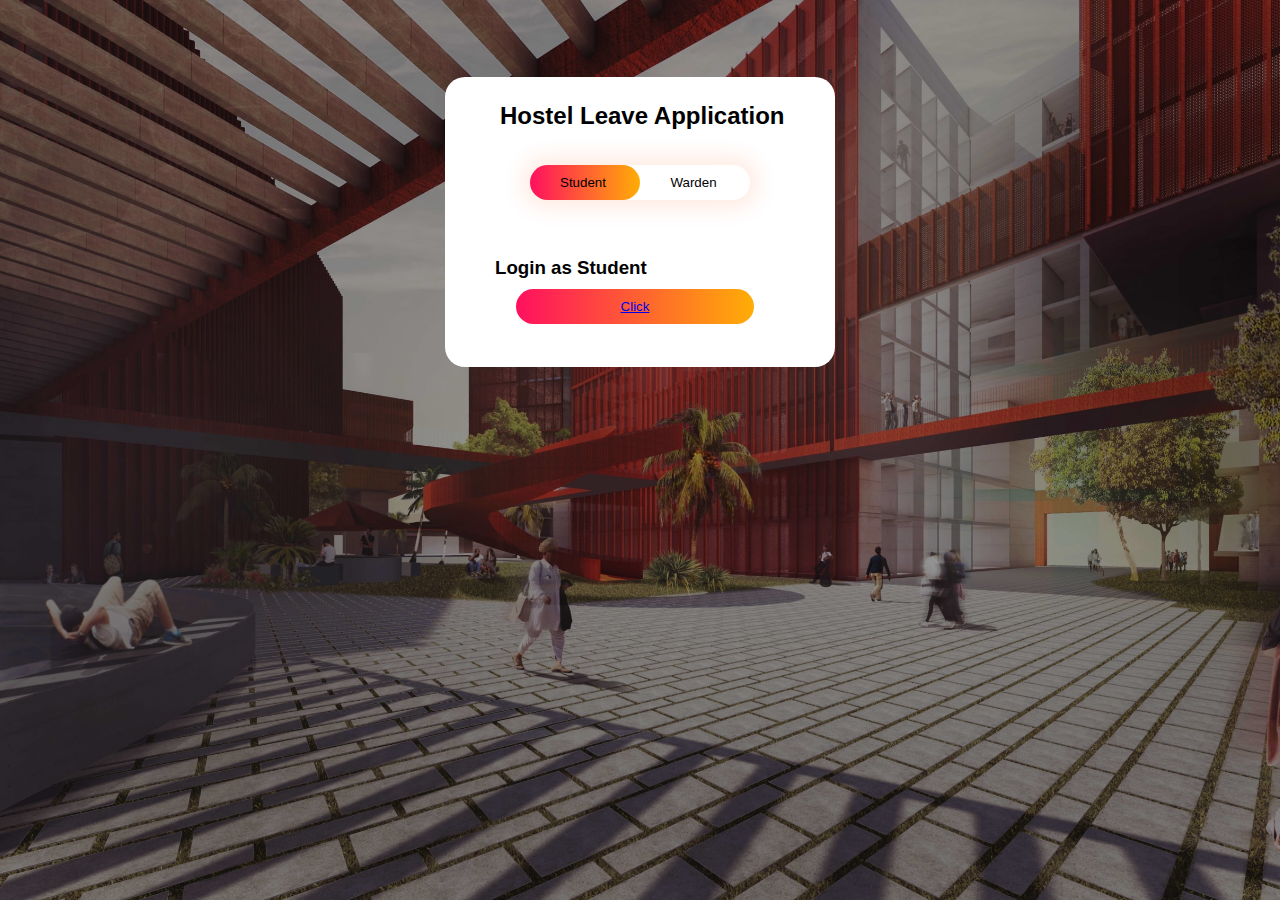
<file: index.html>
<!DOCTYPE html>
<html lang="en"> 
<head>
    <meta charset="UTF-8">
    <meta http-equiv="X-UA-Compatible" content="IE=edge">
    <meta name="viewport" content="width=device-width, initial-scale=1.0">
    <title>Leave Application Portal</title>
    <link rel="stylesheet" href="https://cdnjs.cloudflare.com/ajax/libs/font-awesome/4.7.0/css/font-awesome.min.css">
    <link rel="stylesheet" href="./index.css">
</head>
<body>
     <div class="bro">
         <div class="form-box">
          
          <div class="hla">
              <h2>Hostel Leave Application</h2>
          </div>
          
            <div class="button-box">
          <div id="btn"></div>
              <button type="button" class="toggle-btn" onclick="login()">Student</button>
              <button type="button" class="toggle-btn" onclick="register()">Warden</button>
          </div>
         
         <form id="login" class="input-group">
             <h3 style="padding-bottom: 10px">Login as Student</h3>
             <button type="submit" class="submit-btn"><a href="./page3.html">Click</a></button>
         </form>
         <form id="register" class="input-group">
             <h3 style="padding-bottom: 10px">Login as Warden</h3>
            <button type="submit" class="submit-btn"><a href="./page2.html">Click</a></button>
        </form>
     </div>
     </div>

     <div class="container"></div>

     <script>
         var x = document.getElementById("login") ;
         var y = document.getElementById("register")
         var z = document.getElementById("btn")

         function register(){
             x.style.left = "-400px" ;
             y.style.left = "50px" ;
             z.style.left = "110px" ;
         }
         function login(){
             x.style.left = "50px" ;
             y.style.left = "450px" ;
             z.style.left = "0px" ;
         }
     </script>
</body>
</html>
</file>
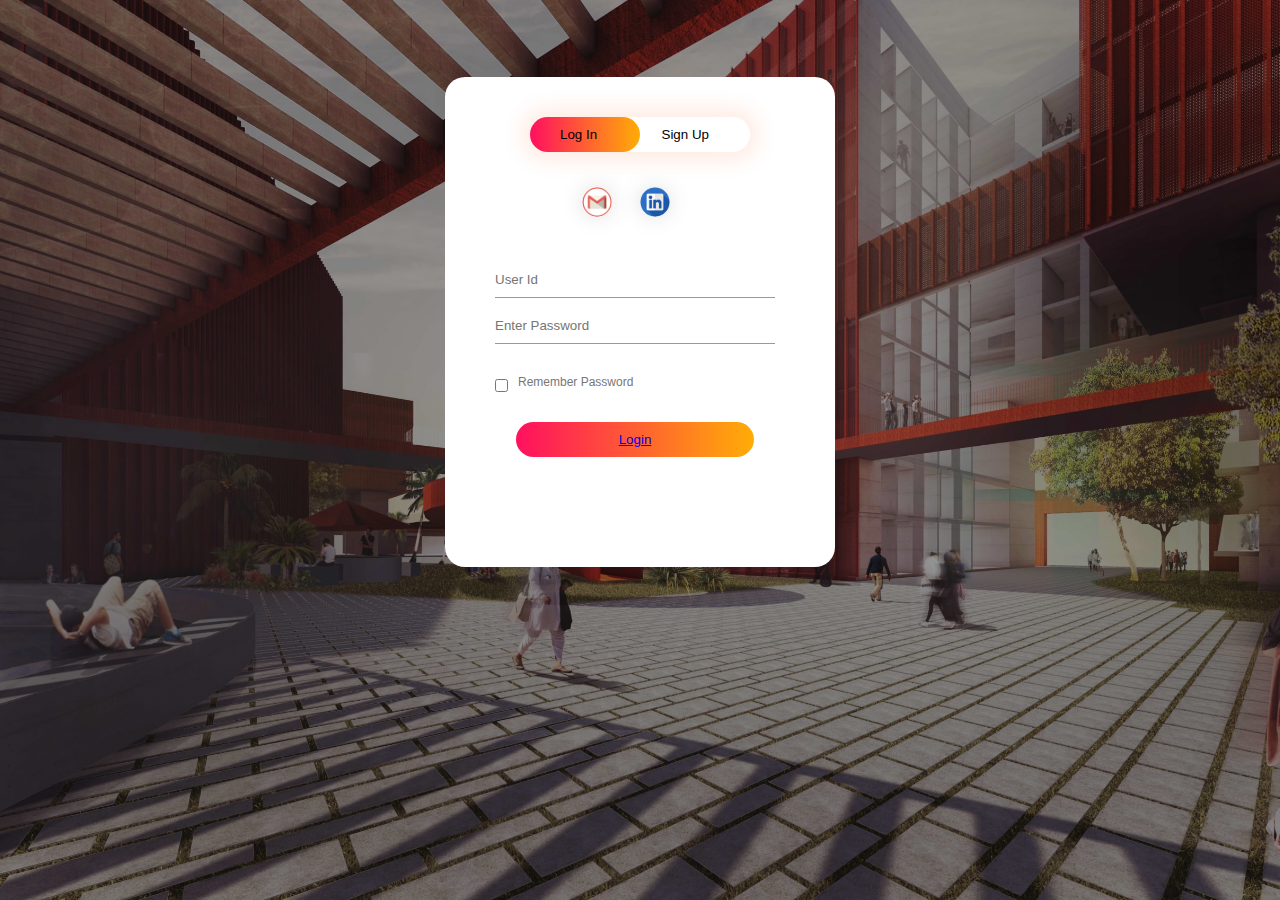
<file: page2.html>
<!DOCTYPE html>
<html lang="en"> 
<head>
    <meta charset="UTF-8">
    <meta http-equiv="X-UA-Compatible" content="IE=edge">
    <meta name="viewport" content="width=device-width, initial-scale=1.0">
    <title>Leave Application Portal</title>
    <link rel="stylesheet" href="https://cdnjs.cloudflare.com/ajax/libs/font-awesome/4.7.0/css/font-awesome.min.css">
    <link rel="stylesheet" href="./page02.css">
</head>
<body>
     <div class="bro">
         <div class="form-box">
          <div class="button-box">
          <div id="btn"></div>
              <button type="button" class="toggle-btn" onclick="login()">Log In</button>
              <button type="button" class="toggle-btn" onclick="register()">Sign Up</button>
          </div>
         <div class="social-icons">
           <img src="./images/gmail_icon-icons.com_62758.webp" alt="">
           <img src="./images/Illustration-of-Linkedin-icon-on-transparent-background-PNG.png" alt="">
         </div>
         <form id="login" class="input-group">
             <input type="text" class="input-field" placeholder="User Id" required>
             <input type="text" class="input-field" placeholder="Enter Password" required>
             <input type="checkbox" class="check-box">
             <span>Remember Password</span> 
             <button type="submit" class="submit-btn"><a href="page4.html">Login</a></button>
         </form>
         <form id="register" class="input-group">
            <input type="text" class="input-field" placeholder="User Id" required>
            <input type="email" class="input-field" placeholder="Email-Id" required>
            <input type="text" class="input-field" placeholder="Enter Password" required>
            <input type="checkbox" class="check-box">
            <span>I Agree to the terms and conditions mentioned</span> 
            <button type="submit" class="submit-btn"><a href="/page3.html"> Register</a></button>
        </form>
     </div>
     </div>

     <script>
         var x = document.getElementById("login") ;
         var y = document.getElementById("register")
         var z = document.getElementById("btn")

         function register(){
             x.style.left = "-400px" ;
             y.style.left = "50px" ;
             z.style.left = "110px" ;
         }
         function login(){
             x.style.left = "50px" ;
             y.style.left = "450px" ;
             z.style.left = "0px" ;
         }
     </script>
</body>
</html>
</file>
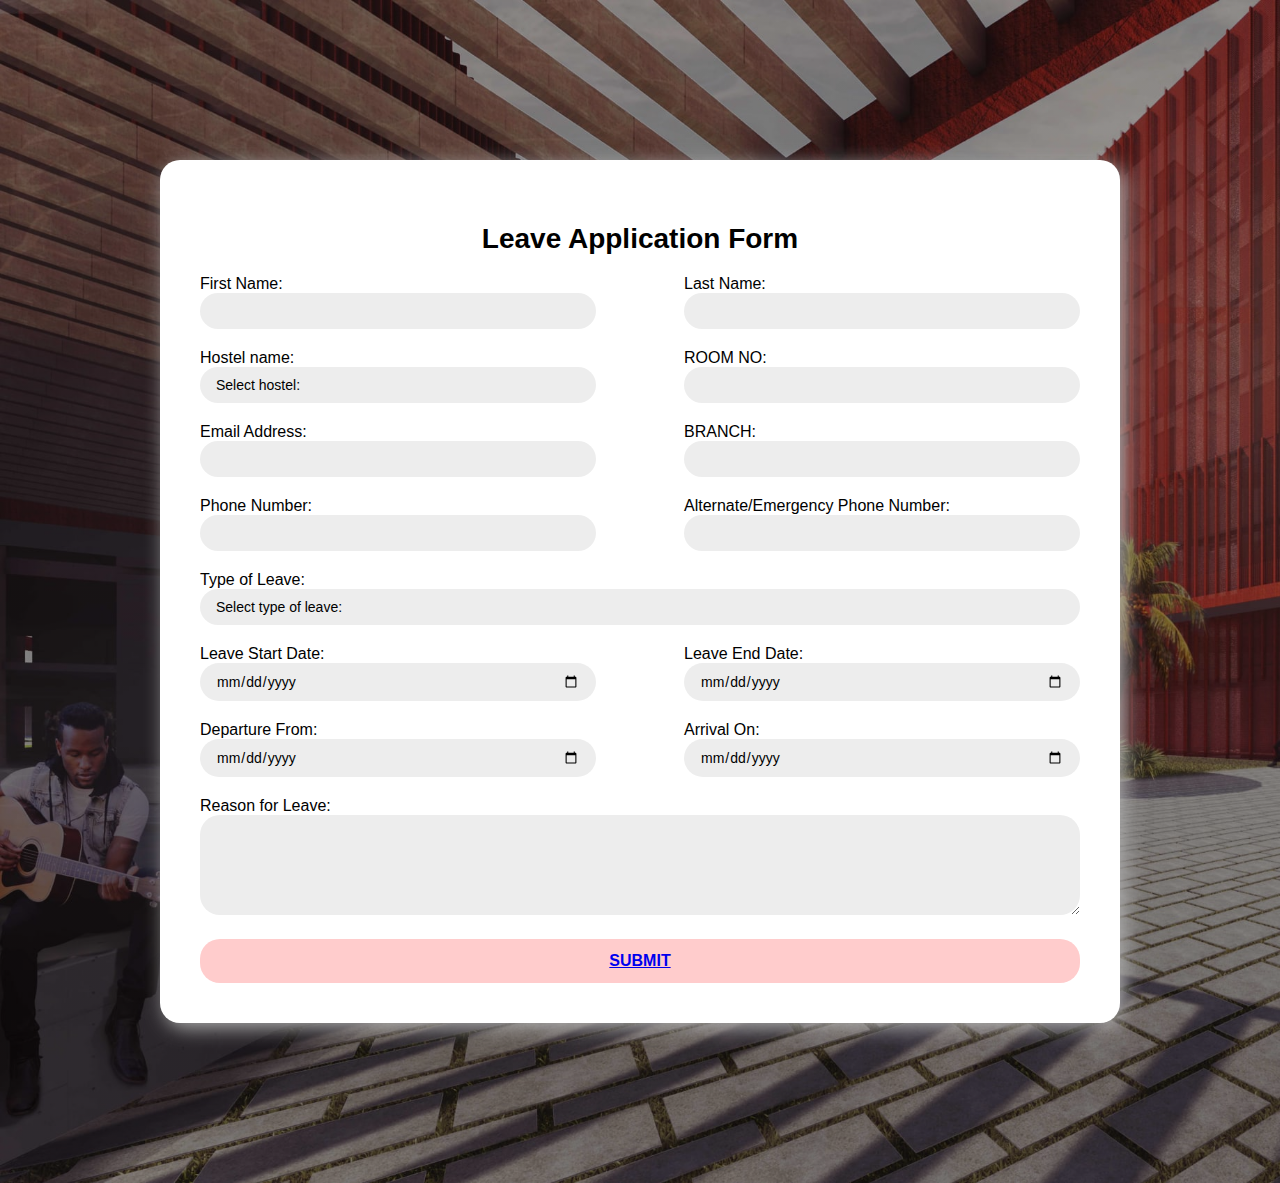
<file: page3.html>
<!DOCTYPE html>
<html lang="en">
<head>
	<meta charset="UTF-8">
	<meta http-equiv="X-UA-Compatible" content="IE=edge">
	<meta name="viewport" content="width=device-width, initial-scale=1.0">
	<title>Hostel Leave Application</title>
	<link rel="stylesheet" href="./page03.css">
</head>
<body>
	<form>
		<h2>Leave Application Form</h2>
		<div class="large-group">
			<div class="small-group">
				<label for="firstname">First Name:</label>
				<input id="firstname" type="text" name="firstname" required/>
			</div>
			
			<div class="small-group">
				<label for="lastname">Last Name:</label>
				<input for="lastname" type="text" name="lastname" required/>
			</div>
      
      <div class="small-group">
				<label for="dept">Hostel name:</label>
        <select required> 
          <option value="" disabled selected>Select hostel:</option>
					<option value="1">N</option>
					<option value="2">E</option>
          <option value="3">G</option>
          <option value="4">I</option>
          <option value="5">PG</option>
          <option value="6">A</option>
          <option value="7">C</option>
		  <option value="8">J </option>
		  <option value="9">K </option>
          </select> <br>
			</div>
      
      <div class="small-group">
				<label for="designation">ROOM NO:</label>
				<input for="designation" type="text" name="designation" required/>
			</div>
      
			<div class="small-group">
				<label for="email">Email Address:</label>
				<input id="email" type="email" name="email" required/>
			</div>
      
      <div class="small-group">
				<label for="adress">BRANCH:</label>
				<input id="address" type="text" name="address" required/>
			</div>
			
			<div class="small-group">
				<label for="phonenumber">Phone Number:</label>
				<input id="phonenumber" type="tel" name="phonenumber" required/>
			</div>
			
      <div class="small-group">
				<label for="phonenumber">Alternate/Emergency Phone Number:</label>
				<input id="phonenumber" type="tel" name="phonenumber" required/>
			</div>
      
      <div class="textarea-div">
				<label for="others2">Type of Leave:</label>
        <select required name="others2" onchange='Others2(this.value);'> 
          <option value="" disabled selected>Select type of leave:</option>
					<option value="Annual">Annual</option>
					<option value="Sick">Sick</option>
          <option value="mp">Maternity/Paternity</option>
					<option value="Other2">Other (Please Specify Below)</option>
          </select><br>
       <input type="text" name="others2" id="others2" style='display:none;' required/>
			</div>
      
      <div class="small-group">
				<label for="start">Leave Start Date:</label>
				<input id="start" type="date" name="start" required/>
			</div>
      
      <div class="small-group">
				<label for="end">Leave End Date:</label>
				<input id="end" type="date" name="end" required/>
			</div>
      
      <div class="small-group">
				<label for="from">Departure From:</label>
				<input id="from" type="date" name="from" required/>
			</div>
      
      <div class="small-group">
				<label for="to">Arrival On:</label>
				<input id="to" type="date" name="to" required/>
			</div>
      
			<div class="textarea-div">
				<label for="reason">Reason for Leave:</label>
				<textarea id="reason" type="text" name="reason" required></textarea>
			</div> 
				
				<button type="submit" class="btn"><a href="./page5.html">Submit</a></button>
            
		</div>
	</form>
</body>
</html>
</file>
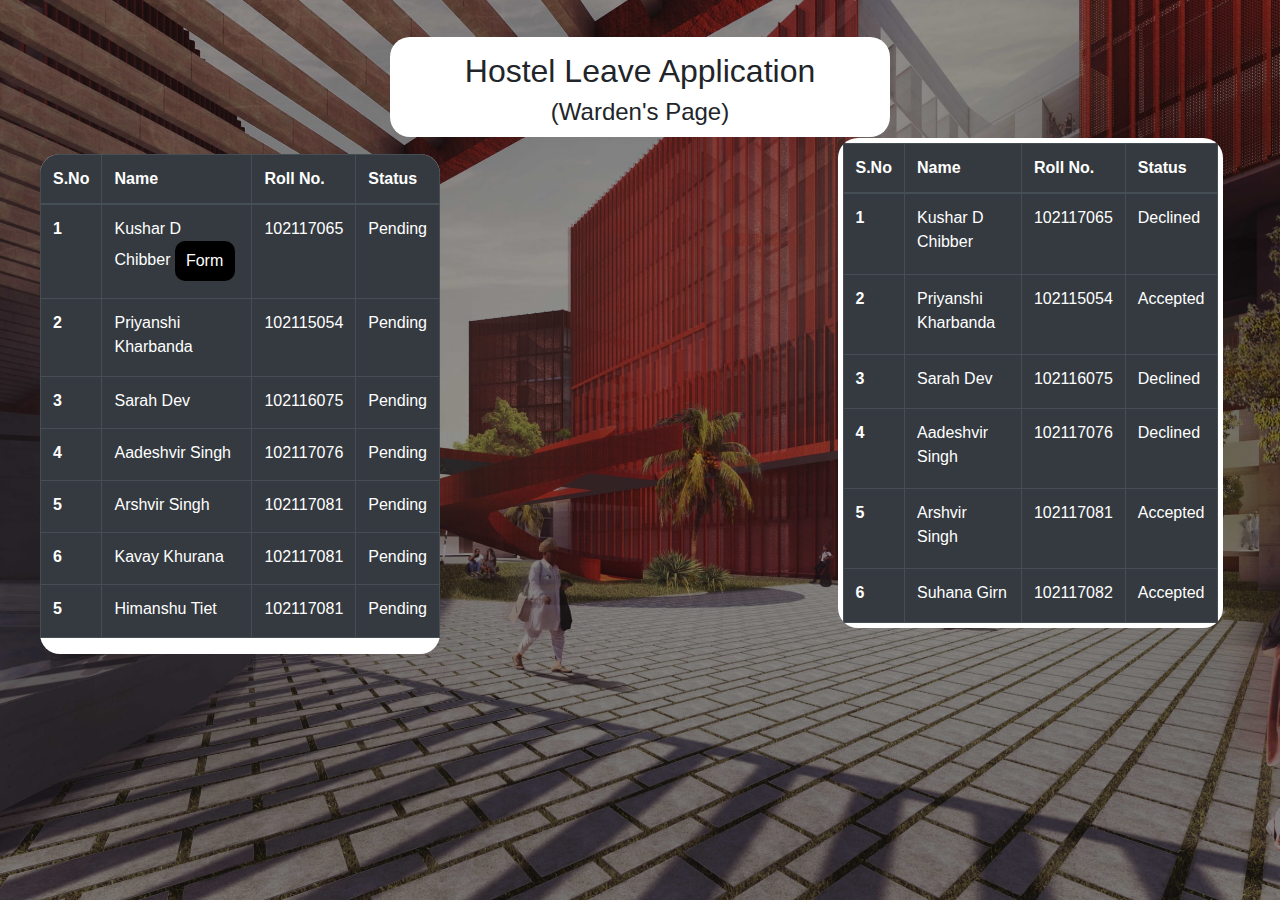
<file: page4.html>
<!DOCTYPE html>
<html lang="en">
<head>
    <meta charset="UTF-8">
    <meta http-equiv="X-UA-Compatible" content="IE=edge">
    <meta name="viewport" content="width=device-width, initial-scale=1.0">
    <title>Warden Page</title>
    <link rel="stylesheet" href="https://cdn.jsdelivr.net/npm/bootstrap@4.6.1/dist/css/bootstrap.min.css">
    <link rel="stylesheet" href="page04.css">
</head>
<body>
    <div class="bro">
        <div class="form-box">
         
         <div class="hla">
             <h2>Hostel Leave Application</h2>
             <h4>(Warden's Page)</h4>
         </div>
    </div>
    <div class="left-box">
        <table class="table table-bordered table-dark style="height:100%; width:100%">
        <thead>
          <tr>
            <th scope="col">S.No</th>
            <th scope="col">Name</th>
            <th scope="col">Roll No.</th>
            <th scope="col">Status</th>
          </tr>
        </thead>
        <tbody>
          <tr>
            <th scope="row">1</th>
            <td>Kushar D Chibber
                <button type="submit" class="btn" style="text-align: center;" onclick="openPopup()">Form</button>
            </td>
            <td>102117065</td>
            <td>Pending</td>
          </tr>
          <tr>
            <th scope="row">2</th>
            <td>Priyanshi Kharbanda</td>
            <td>102115054</td>
            <td>Pending</td>
          </tr>
          <tr>
            <th scope="row">3</th>
            <td>Sarah Dev</td>
            <td>102116075</td>
            <td>Pending</td>
          </tr>
          <tr>
            <th scope="row">4</th>
            <td>Aadeshvir Singh</td>
            <td>102117076</td>
            <td>Pending</td>
          </tr>
          <tr>
            <th scope="row">5</th>
            <td>Arshvir Singh</td>
            <td>102117081</td>
            <td>Pending</td>
          </tr>
          <tr>
            <th scope="row">6</th>
            <td>Kavay Khurana</td>
            <td>102117081</td>
            <td>Pending</td>
          </tr>
          <tr>
            <th scope="row">5</th>
            <td>Himanshu Tiet</td>
            <td>102117081</td>
            <td>Pending</td>
          </tr>
        </tbody>
      </table>
    </div>
    <div class="right-box">
        <table class="table table-bordered table-dark" style="height:100%;width:100%; ">
            <thead>
              <tr>
                <th scope="col">S.No</th>
                <th scope="col">Name</th>
                <th scope="col">Roll No.</th>
                <th scope="col">Status</th>
              </tr>
            </thead>
            <tbody>
              <tr>
                <th scope="row">1</th>
                <td>Kushar D Chibber</td>
                <td>102117065</td>
                <td>Declined</td>
              </tr>
              <tr>
                <th scope="row">2</th>
                <td>Priyanshi Kharbanda</td>
                <td>102115054</td>
                <td>Accepted</td>
              </tr>
              <tr>
                <th scope="row">3</th>
                <td>Sarah Dev</td>
                <td>102116075</td>
                <td>Declined</td>
              </tr>
              <tr>
                <th scope="row">4</th>
                <td>Aadeshvir Singh</td>
                <td>102117076</td>
                <td>Declined</td>
              </tr>
              <tr>
                <th scope="row">5</th>
                <td>Arshvir Singh</td>
                <td>102117081</td>
                <td>Accepted</td>
              </tr>
              <tr>
                <th scope="row">6</th>
                <td>Suhana Girn</td>
                <td>102117082</td>
                <td>Accepted</td>
              </tr>
            </tbody>
          </table>
    </div>
    </div>
    <div class="popup" id="popup" style="color:white;">
        <h3>Details of the Student are as follows:</h3>
        <p>Demo <br> 
        Name : Smashr Hulk <br>
        Leave Days : 7 <br>
        Leave Reason : Random <br>
        </p>
        <button type="button" style="background-color:green;">Accept</button>
        <button type="button" style="background-color:red;">Decline</button>
        <button type="button" onclick="closePopup()">Cancel</button>
    </div>
    <script>
       let popup = document.getElementById("popup");

       function openPopup(){
           popup.classList.add("open-popup");
       }
       function closePopup(){
           popup.classList.remove("open-popup");
       }
    </script>
</body>
</html>
</file>
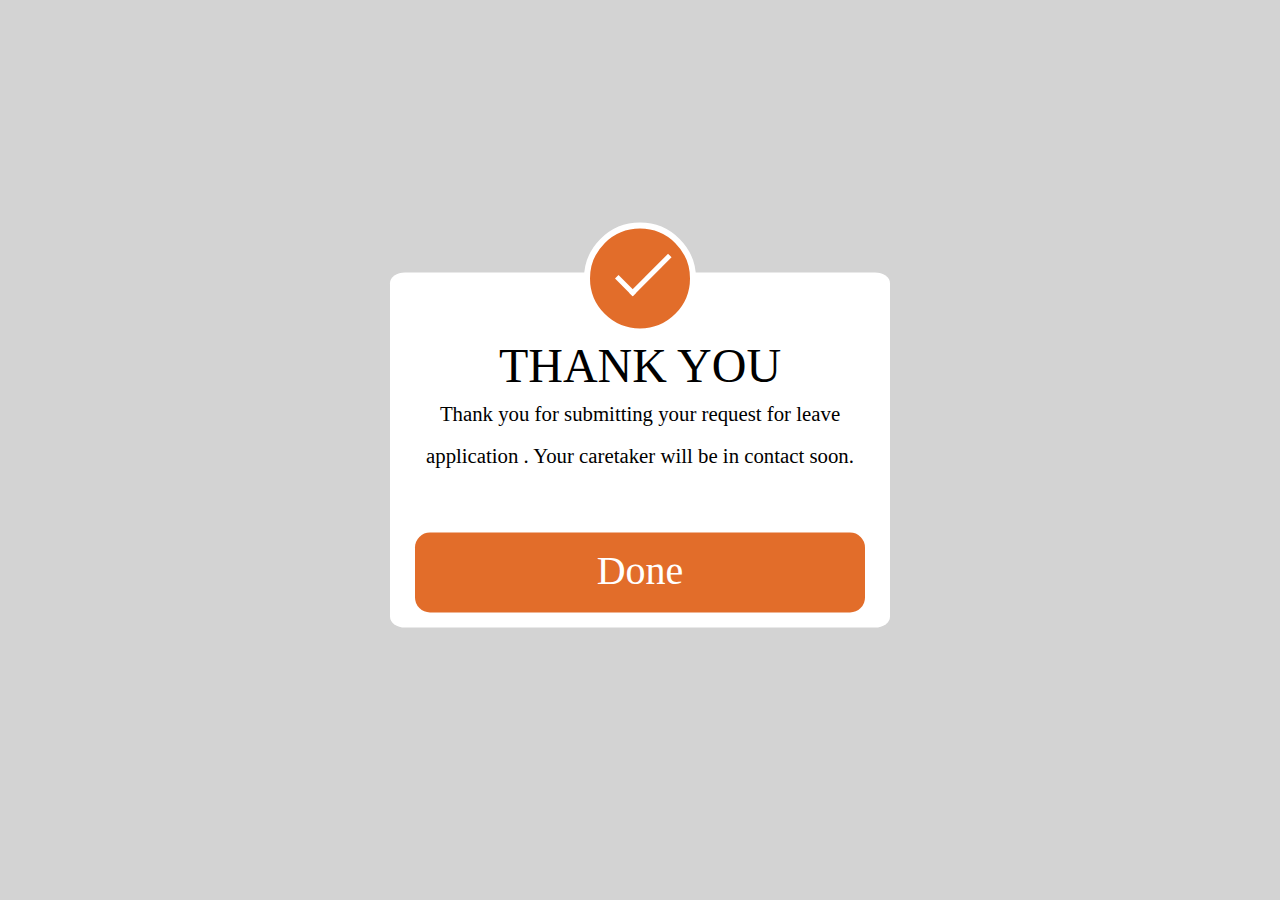
<file: page5.html>
<!DOCTYPE html>
<html lang="en">
<head>
    <meta charset="UTF-8">
    <meta http-equiv="X-UA-Compatible" content="IE=edge">
    <meta name="viewport" content="width=device-width, initial-scale=1.0">
    <iframe width="560" height="315" src="https://www.youtube.com/embed/8vGjmZNbKGE?start=31&end=32&autoplay=1" frameborder="0" allowfullscreen></iframe>-
<link rel="stylesheet" href="./page05.css">
</head>
<body>
<div id="overlayDark">
  <div id="thankYou">
    <div id="ball">
      <div id="checkmark"></div>
    </div>
    <h1>THANK YOU</h1>
    <p>
      Thank you for submitting your request for leave application . Your caretaker will be in contact soon.
    </p>
    <div id="button" onclick="$('#overlayDark').hide()">
      <p>Done</p>
    </div>
  </div>
</div>
</body>
</html>
</file>
<file: index.css>
*{
    margin: 0;
    padding: 0 ;
    font-family: sans-serif;
}
.bro{
    height: 100%; 
    width: 100%;
    background-image: linear-gradient(rgba(0,0,0,0.4),rgba(0,0,0,0.4)),url(./images/mccullough-mulvin-architects-thapar-university-expansion.jpg);
    background-position: center;
    background-size: cover;
    position: absolute;
}
.form-box{
    width: 380px; 
    height: 280px;
    position: relative;
    margin: 6% auto;
    background: #fff;
    padding: 5px ;
    border-radius: 20px;
    overflow: hidden;
}
.hla{
   display: block;
   align-items: center;
    padding-top: 20px;
    padding-left: 50px;
}
.button-box{
     width: 220px; 
     margin: 35px auto;
     position: relative;
     box-shadow: 0 0 20px 9px #ff61241f;
     border-radius: 30px ;
}
.toggle-btn{
    padding: 10px 30px ;
    cursor: pointer;
    background: transparent;
    border: 0 ;
    outline: none;
    position : relative;
}
#btn{
    top: 0 ;
    left: 0;
    position: absolute;
    width: 110px;
    height: 100%;
    background: linear-gradient(to right , #ff105f , #ffad06);
    border-radius: 30px; 
    transition: .5s;
}

.input-group{
    top: 180px;
    position: absolute;
    width: 280px;
    transition: .5s;
}

.submit-btn{
    width: 85%;
    padding: 10px 30px;
    cursor: pointer;
    display: block;
    margin : auto ;
    background: linear-gradient(to right , #ff105f , #ffad06);
    border:0 ;
    outline:none ;
    border-radius: 30px;
}

#login{
    left: 50px;
}
#register{
    left: 450px;
}
</file>
<file: page02.css>
*{
    margin: 0;
    padding: 0 ;
    font-family: sans-serif;
}
.bro{
    height: 100%; 
    width: 100%;
    background-image: linear-gradient(rgba(0,0,0,0.4),rgba(0,0,0,0.4)),url(./images/mccullough-mulvin-architects-thapar-university-expansion.jpg);
    background-position: center;
    background-size: cover;
    position: absolute;
}
.form-box{
    width: 380px; 
    height: 480px;
    position: relative;
    margin: 6% auto;
    background: #fff;
    padding: 5px ;
    border-radius: 20px;
    overflow: hidden;
}
.button-box{
     width: 220px; 
     margin: 35px auto;
     position: relative;
     box-shadow: 0 0 20px 9px #ff61241f;
     border-radius: 30px ;
}
.toggle-btn{
    padding: 10px 30px ;
    cursor: pointer;
    background: transparent;
    border: 0 ;
    outline: none;
    position : relative;
}
#btn{
    top: 0 ;
    left: 0;
    position: absolute;
    width: 110px;
    height: 100%;
    background: linear-gradient(to right , #ff105f , #ffad06);
    border-radius: 30px; 
    transition: .5s;
}
.social-icons{
    padding-left: 120px;
}
.social-icons img{
    align-items: center;
    height: 30px; 
    width: 30px;
    margin: 30px ;
    margin: 0 12px ;
    box-shadow: 0 0 20px 0 #7f7f7f3d;
    cursor: pointer;
    border-radius: 50%;
    position: relative;
}
.input-group{
    top: 180px;
    position: absolute;
    width: 280px;
    transition: .5s;
}
.input-field{
    width: 100%;
    padding: 10px 0;
    margin: 5px 0;
    border-left: 0;
    border-right: 0;
    border-top: 0;
    border-bottom: 1px solid #999; 
    outline: none;
    background: transparent;
}
.submit-btn{
    width: 85%;
    padding: 10px 30px;
    cursor: pointer;
    display: block;
    margin : auto ;
    background: linear-gradient(to right , #ff105f , #ffad06);
    border:0 ;
    outline:none ;
    border-radius: 30px;
}
.check-box{
    margin: 30px 10px 30px 0 ;
}
span{
    color: #777 ;
    font-size: 12px ;
    bottom: 68px ;
    position: absolute;
}
#login{
    left: 50px;
}
#register{
    left: 450px;
}
</file>
<file: page03.css>
*{
	box-sizing: border-box;
	font-family: 'Quicksand', sans-serif;
}

body {
	margin: 0;
	height: 100%;
	padding: 10em;
}

body {
	background-image: linear-gradient(rgba(0,0,0,0.4),rgba(0,0,0,0.4)),url(./images/mccullough-mulvin-architects-thapar-university-expansion.jpg);
	background-size: cover ;
    background-repeat: no-repeat ;
}

form {
	background-color: white;
	border-radius: 20px;
	-webkit-box-shadow: 5px 5px 20px 0px rgba(173,173,173,1);
	-moz-box-shadow: 5px 5px 20px 0px rgba(173,173,173,1);
	box-shadow: 5px 5px 20px 0px rgba(173,173,173,1);
	padding: 2.5em; 
}

h2 {
	text-align: center;
	font-size: 28px;
	padding: 0;
	margin-bottom: 20px;
}

@media screen and (min-width: 700px) {
	.large-group {
		display: flex;
    flex-wrap: wrap;
    justify-content: space-between;
	}
	
	.small-group {
		width: 45%;
	}
}

input, select {
	padding: 10px 16px;
	width: 100%;
	outline: 0;
	margin-bottom: 20px;
	border-radius: 20px;
	border: 0;
	background-color:#ededed ;
	font-size: 14px;
	-webkit-appearance:none;
	-moz-appearance:none;
	appearance:none;
}

.textarea-div {
	width: 100%;
}

textarea {
	padding: 10px;
	width: 100%;
	outline: 0;
	margin-bottom: 20px;
	border-radius: 20px;
	border: 0;
	background-color: #ededed;
	font-size: 14px;
	height: 100px;
}

.btn { 
	background-color: #ffcccc;
	padding: 12px 15px;
	width: 100%;
	font-size: 16px;
	font-weight: 700;
	text-transform: 
    
    uppercase;
	border: 1px solid 
    
    transparent;
	border-radius: 20px;
	transition: 0.3s all ease;
	
	&:hover {
		background-color: #99ccff ;
	}
}
</file>
<file: page04.css>
*{
    margin: 0;
    padding: 0 ;
    font-family: sans-serif;
}
.bro{
    height: 100%; 
    width: 100%;
    background-image: linear-gradient(rgba(0,0,0,0.4),rgba(0,0,0,0.4)),url(./images/mccullough-mulvin-architects-thapar-university-expansion.jpg);
    background-position: center;
    background-size: cover;
    position: absolute;
}
.form-box{
   
    bottom:40px;
    width: 500px; 
    height: 100px;
    position: relative;
    margin: 6% auto;
    background: #fff;
    padding: 5px ;
    border-radius: 20px;
    overflow: hidden;
}
.hla{
   display: block;
   align-items: center;
   padding: 10px;
    text-align: center;
}
.left-box{
     display: flex;
     bottom: 100px;
    right:400px;
    width: 400px; 
    height: 500px;
    position: relative; 
    margin: 6% auto;
    background: #fff;
    border-radius: 20px;
    overflow-x: hidden;
    overflow-y: scroll;  
}

.right-box{
    display: flex;
    bottom: 692px;
    left: 390px;
    width: 385px; 
    height: 490px;
    position: relative;
    margin: 6% auto;
     /* background: rgb(255, 255, 255);  */
     background-color: #fff;
    padding: 5px ;
    border-radius: 20px;
    overflow-x: hidden;
    overflow-y: auto;
}
.table table-bordered table-dark{
    height: 100%;
    width: 100%;
}

.popup{
    width: 400px;
    background: rgb(0, 0, 0);
    color: white;
    border-radius: 20px;
    position: absolute;
    top: 0;
    left: 50%;
    transform: translate(-50%,-50%)scale(0.1);
    text-align: center;
    padding: 0 30px 30px;
    color: #333;
    visibility: hidden;
    transition: transform 0.4s, top 0.4s;
}

.open-popup{
    visibility: visible;
    top: 50%;
    transform: translate(-50%,-50%)scale(1);
}

.popup h3{
    font-size: 30px;
    font-weight: 500px;
    margin: 30px 0 10px;
}

.popup button{
    width: auto;
    margin-top: 50px ;
    padding: 5px  ;
    border: 0;
    outline: none ;
    font-size: 18px ;
    border-radius: 4px;
    cursor: pointer;
    box-shadow: 0 5px 5px rgba(0,0,0,0.2);
}

.btn{
    width: 60px;
    height: 40px;
    color: white;
    background-color: rgb(0, 0, 0);
    text-align: center;
    justify-content: center;
    border-radius: 10px;
    padding-left: 10px;
    cursor: pointer;
}
</file>
<file: page05.css>
#overlayDark {
    position:fixed;
    top: 0;
    left: 0;
    width: 100vw;
    height: 100vh;
    background-color: lightgrey;
    background-image: url(https://lh5.googleusercontent.com/p/AF1QipPvAf4DAgYKe6i7fWk1WYwD1CUgRvLRspHwtnap=w1080-k-no);
    z-index: 1;
    font-family: 'Roboto';
  }
  #thankYou {
    width: 100%;
    min-width: 320px;
    max-width: 500px;
    height: 355px;
    background-color: white;
    
    border-radius: 3%;
    text-align: center;
    position: absolute;
    top: 50%;
    left: 50%;
    transform: translate(-50%, -50%);
  }
  @media only screen and (max-width: 401px) {
    #thankYou {
      height: 425px;
    }
  }
  #thankYou h1 {
    font-size: 3em;
    padding: 0;
    font-weight: 300;
    margin: 0;
    padding-top: 65px;
  }
  #thankYou p {
    margin: 0 0 30px 0;
    padding: 0 10px;
    line-height: 2;
    font-size: 1.3em;
    font-weight: 300;
  }
  #thankYou #button {
    width: 90%;
    height: 80px;
    background-color: #e26d2a;
    
    border-radius: 15px;
    color: white;
    margin: 0 auto;
    margin-bottom: 15px;
    transition: box-shadow 0.3s ease-in-out;
    box-shadow: none;
    position: absolute;
    left: calc(50% - 90%/2);
    bottom: 0;
    cursor: pointer;
  }
  #thankYou #button:hover {
    background-color: #b47421;
  }
  #thankYou #button p {
    margin: 0;
    font-size: 2.5em;
    font-weight: 300;
    line-height: 1.9em;
  }
  #thankYou #checkmark:after {
    -webkit-animation: check .8s;
    -moz-animation: check .8s;
    -o-animation: check .8s;
    animation: check .8s;
    -moz-transform: scaleX(-1) rotate(135deg);
    -ms-transform: scaleX(-1) rotate(135deg);
    -webkit-transform: scaleX(-1) rotate(135deg);
    transform: scaleX(-1) rotate(135deg);
    -moz-transform-origin: left top;
    -ms-transform-origin: left top;
    -webkit-transform-origin: left top;
    transform-origin: left top;
    border-right: 5px solid rgb(255, 255, 255);
    border-top: 5px solid rgb(255, 255, 255);
    content: '';
    height: 50px;
    width: 20px;
    position: absolute;
    bottom: 50px;
    right: 50px;
    top: 50px;
  }
  #thankYou #ball {
    background-color: #e26d2a;
    
    border-radius: 50%;
    width: 100px;
    height: 100px;
    margin: 0 auto;
    margin-top: 0;
    text-align: center;
    position: absolute;
    left: 0;
    right: 0;
    top: -50px;
    border: 6px solid rgb(255, 255, 255);
  }
  @-webkit-keyframes check {
    0% {
      height: 0;
      width: 0;
    }
    33.3333% {
      width: 10px;
      height: 0;
    }
  }
  @-moz-keyframes check {
    0% {
      height: 0;
      width: 0;
    }
    33.3333% {
      width: 10px;
      height: 0;
    }
  }
  @-ms-keyframes check {
    0% {
      height: 0;
      width: 0;
    }
    33.3333% {
      width: 10px;
      height: 0;
    }
  }
  @keyframes check {
    0% {
      height: 0;
      width: 0;
    }
    33.3333% {
      width: 10px;
      height: 0;
    }
  }
</file>
